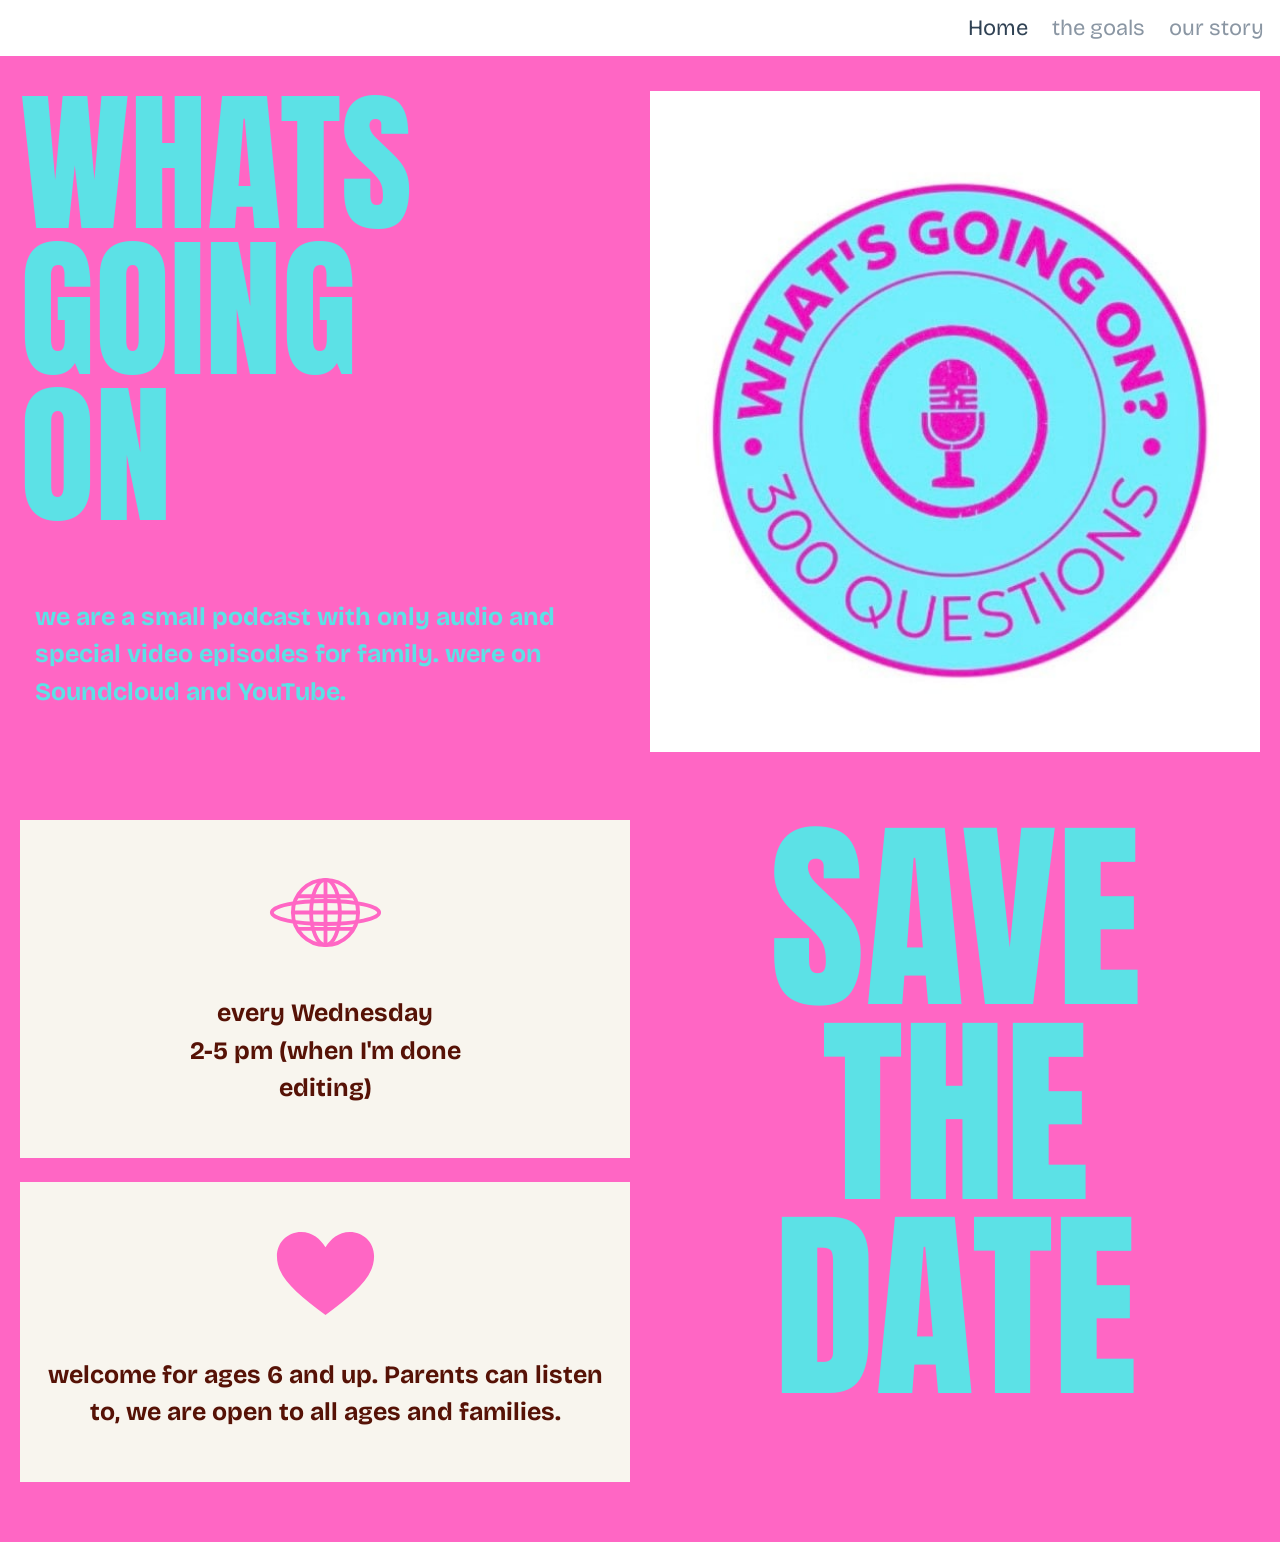
<file: index.html>
<!DOCTYPE html>
<!--
  =====================================================================
  HOME PAGE

  HOW TO CHANGE THE TEXT:
    - Look for the lines that say  EDIT  in green comments like this one.
    - Only change the words BETWEEN the tags, for example:
          <p>change these words</p>
    - Don't delete the < > tags themselves.
    - <br> means "start a new line here". Add or remove them as you like.
    - Save the file, then refresh the page in your browser to see it.
  =====================================================================
-->
<html lang="en">
<head>
  <meta charset="utf-8">
  <meta name="viewport" content="width=device-width, initial-scale=1">

  <!-- EDIT: the name shown on the browser tab -->
  <title>Home | What's Going On Podcast</title>

  <link rel="preconnect" href="https://fonts.googleapis.com">
  <link rel="preconnect" href="https://fonts.gstatic.com" crossorigin>
  <link href="https://fonts.googleapis.com/css2?family=Anton&family=Bricolage+Grotesque:wght@400;700&display=swap" rel="stylesheet">
  <link rel="stylesheet" href="styles.css">
</head>
<body>

  <!-- EDIT: the menu at the top (change the words, not the href="...") -->
  <nav class="nav">
    <a href="index.html" class="active">Home</a>
    <a href="goals.html">the goals</a>
    <a href="story.html">our story</a>
  </nav>

  <main>
    <div class="grid-2">
      <div>

        <!-- EDIT: the big title -->
        <h1 class="headline huge">Whats<br>Going<br>On</h1>

        <!-- EDIT: the sentence under the big title -->
        <p class="tagline">
          we are a small podcast with only audio
          and special video episodes for family.
          were on Soundcloud and YouTube.
        </p>

      </div>
      <img class="logo" src="images/logo-white.jpg" alt="What's Going On? 300 Questions podcast logo">
    </div>

    <div class="grid-2 section">
      <div class="stack">

        <div class="card bold">
          <img class="icon small" src="images/icons/globe.svg" alt="">
          <!-- EDIT: when the podcast comes out -->
          <p>every Wednesday<br>2-5 pm (when I'm done<br>editing)</p>
        </div>

        <div class="card bold">
          <img class="icon small" src="images/icons/heart.svg" alt="">
          <!-- EDIT: who the podcast is for -->
          <p>welcome for ages 6 and up. Parents
          can listen to, we are open to all ages
          and families.</p>
        </div>

      </div>

      <!-- EDIT: the big words on the right -->
      <h2 class="headline huge center save-date">Save<br>The<br>Date</h2>

    </div>
  </main>
</body>
</html>
</file>
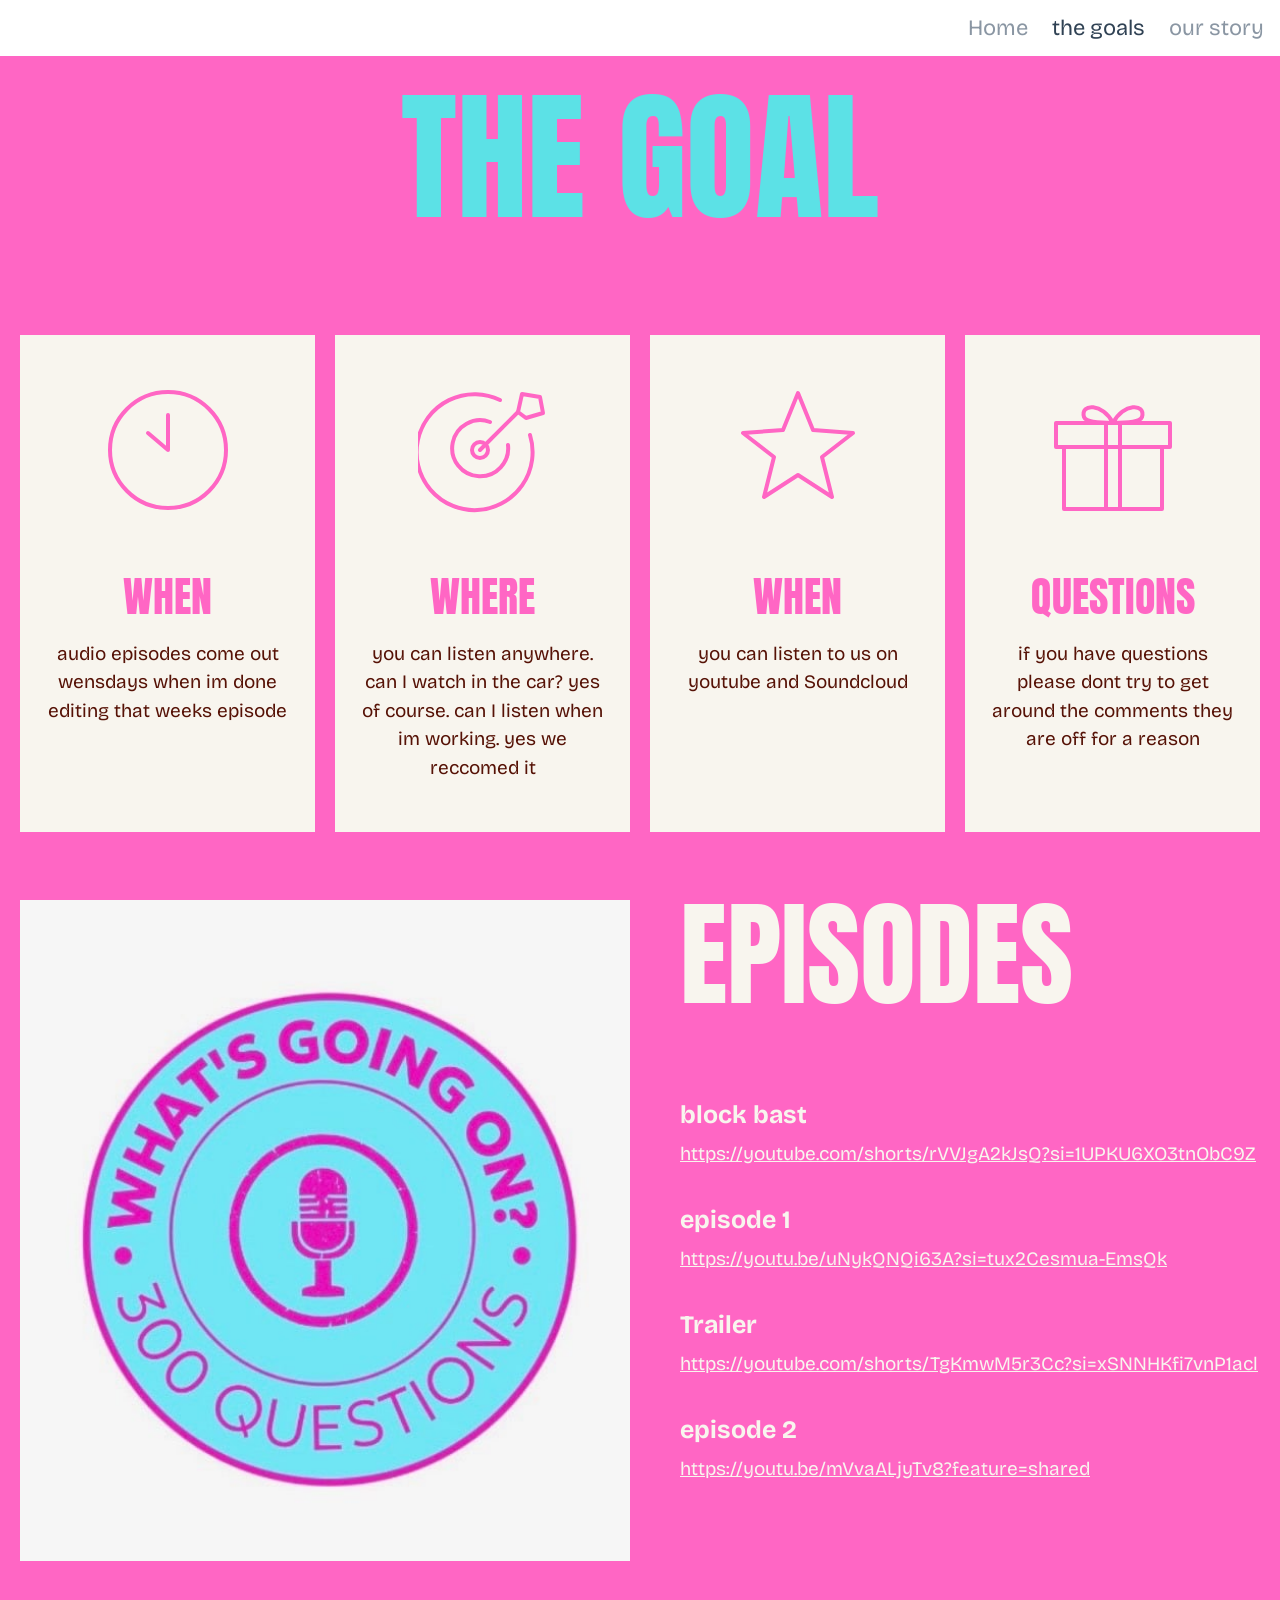
<file: goals.html>
<!DOCTYPE html>
<!--
  =====================================================================
  THE GOALS PAGE

  HOW TO CHANGE THE TEXT:
    - Look for the lines that say  EDIT  in green comments like this one.
    - Only change the words BETWEEN the tags, for example:
          <p>change these words</p>
    - Don't delete the < > tags themselves.
    - <br> means "start a new line here". Add or remove them as you like.
    - Save the file, then refresh the page in your browser to see it.

  HOW TO ADD A NEW EPISODE:
    - Scroll down to "EPISODES LIST".
    - Copy one whole episode (the <h4> line AND the <a> line under it).
    - Paste it where you want it, then change the name and the link.
  =====================================================================
-->
<html lang="en">
<head>
  <meta charset="utf-8">
  <meta name="viewport" content="width=device-width, initial-scale=1">

  <!-- EDIT: the name shown on the browser tab -->
  <title>the goals | What's Going On Podcast</title>

  <link rel="preconnect" href="https://fonts.googleapis.com">
  <link rel="preconnect" href="https://fonts.gstatic.com" crossorigin>
  <link href="https://fonts.googleapis.com/css2?family=Anton&family=Bricolage+Grotesque:wght@400;700&display=swap" rel="stylesheet">
  <link rel="stylesheet" href="styles.css">
</head>
<body>

  <!-- EDIT: the menu at the top (change the words, not the href="...") -->
  <nav class="nav">
    <a href="index.html">Home</a>
    <a href="goals.html" class="active">the goals</a>
    <a href="story.html">our story</a>
  </nav>

  <main>

    <!-- EDIT: the big title -->
    <h1 class="headline center page-title">The Goal</h1>

    <div class="grid-4 goal-cards">

      <!-- ===== CARD 1 ===== -->
      <div class="card">
        <img class="icon" src="images/icons/clock.svg" alt="">
        <!-- EDIT: card 1 title and words -->
        <h3>When</h3>
        <p>audio episodes come out wensdays when im done editing that weeks episode</p>
      </div>

      <!-- ===== CARD 2 ===== -->
      <div class="card">
        <img class="icon" src="images/icons/target.svg" alt="">
        <!-- EDIT: card 2 title and words -->
        <h3>Where</h3>
        <p>you can listen anywhere. can I watch in the car? yes of course. can I listen when im working. yes we reccomed it</p>
      </div>

      <!-- ===== CARD 3 ===== -->
      <div class="card">
        <img class="icon" src="images/icons/star.svg" alt="">
        <!-- EDIT: card 3 title and words -->
        <h3>When</h3>
        <p>you can listen to us on youtube and Soundcloud</p>
      </div>

      <!-- ===== CARD 4 ===== -->
      <div class="card">
        <img class="icon" src="images/icons/gift.svg" alt="">
        <!-- EDIT: card 4 title and words -->
        <h3>Questions</h3>
        <p>if you have questions please dont try to get around the comments they are off for a reason</p>
      </div>

    </div>

    <div class="grid-2 section">
      <img class="logo" src="images/logo-gray.jpg" alt="What's Going On? 300 Questions podcast logo">
      <div class="episodes">

        <!-- EDIT: the episodes title -->
        <h2 class="headline cream episodes-title">Episodes</h2>

        <!-- ===================== EPISODES LIST =====================
             Each episode is 2 lines:
               <h4>episode name</h4>
               <a href="LINK">LINK</a>
             Put the link in BOTH spots (inside the quotes, and between > and <).
             ========================================================== -->
        <div class="list">

          <h4>block bast</h4>
          <a href="https://youtube.com/shorts/rVVJgA2kJsQ?si=1UPKU6XO3tnObC9Z" target="_blank">https://youtube.com/shorts/rVVJgA2kJsQ?si=1UPKU6XO3tnObC9Z</a>

          <h4>episode 1</h4>
          <a href="https://youtu.be/uNykQNQi63A?si=tux2Cesmua-EmsQk" target="_blank">https://youtu.be/uNykQNQi63A?si=tux2Cesmua-EmsQk</a>

          <h4>Trailer</h4>
          <a href="https://youtube.com/shorts/TgKmwM5r3Cc?si=xSNNHKfi7vnP1acl" target="_blank">https://youtube.com/shorts/TgKmwM5r3Cc?si=xSNNHKfi7vnP1acl</a>

          <h4>episode 2</h4>
          <a href="https://youtu.be/mVvaALjyTv8?feature=shared" target="_blank">https://youtu.be/mVvaALjyTv8?feature=shared</a>

        </div>
        <!-- =================== END OF EPISODES LIST =================== -->

      </div>
    </div>
  </main>
</body>
</html>
</file>
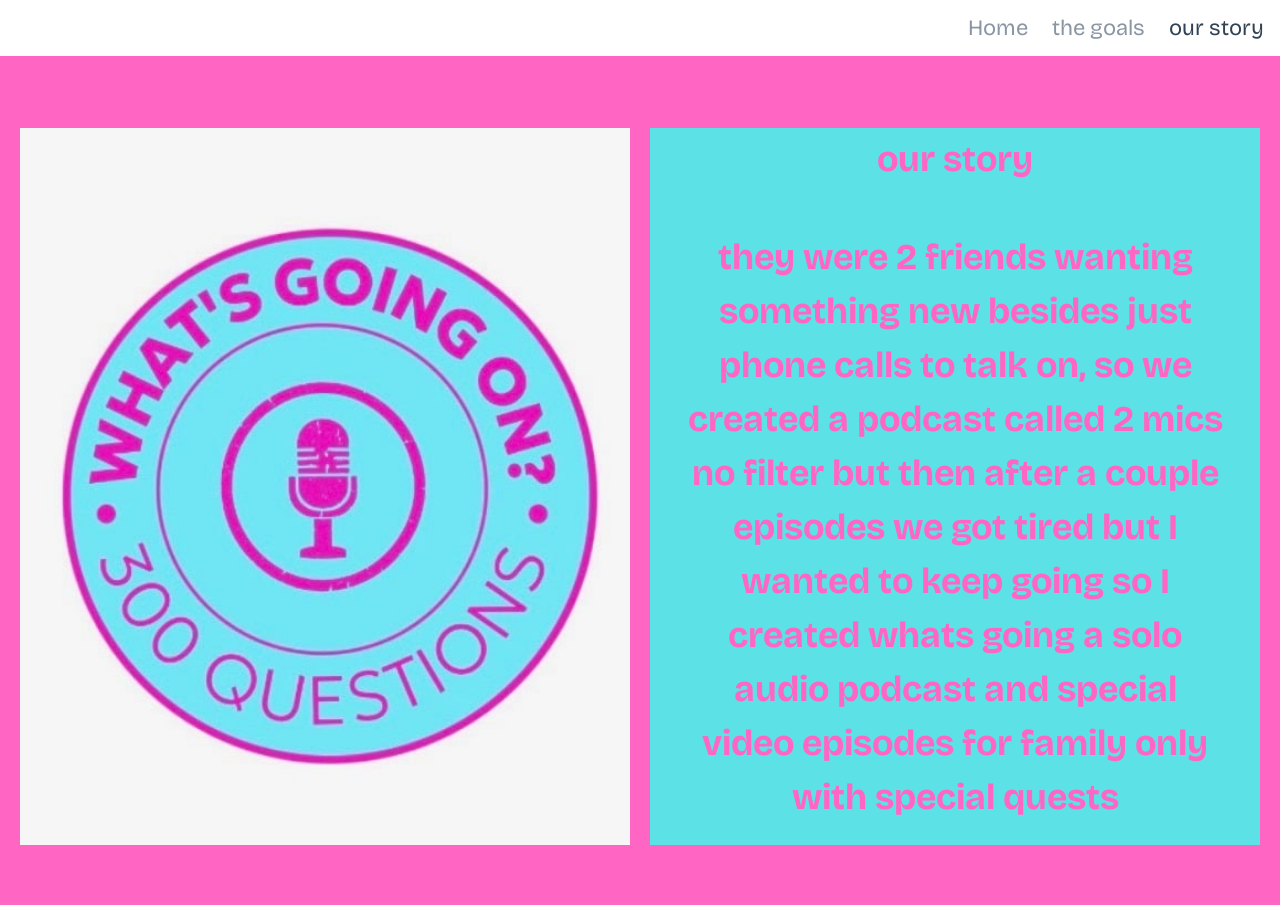
<file: story.html>
<!DOCTYPE html>
<!--
  =====================================================================
  OUR STORY PAGE

  HOW TO CHANGE THE TEXT:
    - Look for the lines that say  EDIT  in green comments like this one.
    - Only change the words BETWEEN the tags, for example:
          <p>change these words</p>
    - Don't delete the < > tags themselves.
    - Save the file, then refresh the page in your browser to see it.
  =====================================================================
-->
<html lang="en">
<head>
  <meta charset="utf-8">
  <meta name="viewport" content="width=device-width, initial-scale=1">

  <!-- EDIT: the name shown on the browser tab -->
  <title>our story | What's Going On Podcast</title>

  <link rel="preconnect" href="https://fonts.googleapis.com">
  <link rel="preconnect" href="https://fonts.gstatic.com" crossorigin>
  <link href="https://fonts.googleapis.com/css2?family=Anton&family=Bricolage+Grotesque:wght@400;700&display=swap" rel="stylesheet">
  <link rel="stylesheet" href="styles.css">
</head>
<body>

  <!-- EDIT: the menu at the top (change the words, not the href="...") -->
  <nav class="nav">
    <a href="index.html">Home</a>
    <a href="goals.html">the goals</a>
    <a href="story.html" class="active">our story</a>
  </nav>

  <main class="story-page">
    <div class="grid-2">
      <img class="logo" src="images/logo-gray.jpg" alt="What's Going On? 300 Questions podcast logo">
      <div class="story-box">

        <!-- EDIT: the story title -->
        <h2>our story</h2>

        <!-- EDIT: the story -->
        <p>
          they were 2 friends wanting something new besides just phone calls
          to talk on, so we created a podcast called 2 mics no filter but then
          after a couple episodes we got tired but I wanted to keep going so I
          created whats going a solo audio podcast and special video episodes
          for family only with special quests
        </p>

      </div>
    </div>
  </main>
</body>
</html>
</file>
<file: styles.css>
:root {
  --pink: #ff66c4;
  --cyan: #5ce1e6;
  --cream: #f8f5ee;
  --brown: #561206;
  --nav-text: #8a96a3;
  --nav-active: #304254;
  --headline: "Anton", "Impact", sans-serif;
  --body: "Bricolage Grotesque", -apple-system, BlinkMacSystemFont, "Segoe UI", Helvetica, Arial, sans-serif;
}

* { box-sizing: border-box; }

html, body {
  margin: 0;
  background: var(--pink);
  font-family: var(--body);
}

/* ---------- Nav ---------- */
.nav {
  position: sticky;
  top: 0;
  z-index: 10;
  display: flex;
  justify-content: flex-end;
  gap: 24px;
  height: 56px;
  align-items: center;
  padding: 0 16px;
  background: #fff;
}
.nav a {
  color: var(--nav-text);
  text-decoration: none;
  font-size: 22px;
}
.nav a:hover, .nav a.active { color: var(--nav-active); }

/* ---------- Layout ---------- */
main {
  max-width: 1306px;
  margin: 0 auto;
  padding: 35px 20px 60px;
}
.grid-2 {
  display: grid;
  grid-template-columns: 1fr 1fr;
  gap: 20px 20px;
  align-items: stretch;
}
.grid-4 {
  display: grid;
  grid-template-columns: repeat(4, 1fr);
  gap: 20px;
}
@media (max-width: 800px) {
  .grid-2, .grid-4 { grid-template-columns: 1fr; }
  .nav a { font-size: 18px; }
  .nav { gap: 16px; }
}
.section { margin-top: 68px; }

/* ---------- Type ---------- */
.headline {
  font-family: var(--headline);
  color: var(--cyan);
  text-transform: uppercase;
  line-height: 0.95;
  margin: 0;
  font-weight: 400;
}
.headline.huge { font-size: clamp(90px, 12vw, 172px); }
.headline.cream { color: var(--cream); }
.headline.center { text-align: center; }
.headline.save-date { font-size: clamp(110px, 16vw, 230px); }
.headline.page-title { font-size: clamp(80px, 11vw, 160px); }
.headline.episodes-title { font-size: clamp(80px, 9vw, 130px); }
.goal-cards { margin-top: 110px; }
.story-page { padding-top: 72px; }

.tagline {
  color: var(--cyan);
  font-weight: 700;
  font-size: 25px;
  line-height: 1.5;
  margin: 70px 0 0 15px;
}

/* ---------- Images ---------- */
.logo {
  width: 100%;
  height: 100%;
  min-height: 300px;
  aspect-ratio: 643 / 697;
  object-fit: cover;
  display: block;
}

/* ---------- Cards ---------- */
.card {
  background: var(--cream);
  color: var(--brown);
  text-align: center;
  padding: 50px 24px;
  display: flex;
  flex-direction: column;
  align-items: center;
}
.card .icon {
  width: 130px;
  height: 130px;
  margin-bottom: 50px;
}
.card .icon.small { width: 115px; height: 85px; margin-bottom: 40px; }
.card h3 {
  font-family: var(--headline);
  color: var(--pink);
  text-transform: uppercase;
  font-size: 42px;
  font-weight: 400;
  margin: 0 0 12px;
}
.card p {
  margin: 0;
  font-size: 19px;
  line-height: 1.5;
}
.card.bold p { font-weight: 700; font-size: 25px; }
.stack { display: grid; gap: 24px; }

/* ---------- Episodes ---------- */
.episodes {
  color: var(--cream);
  padding-left: 30px;
}
.episodes .list { margin-top: 90px; }
.episodes h4 {
  font-size: 25px;
  margin: 0 0 12px;
}
.episodes a {
  display: block;
  color: var(--cream);
  font-size: 19px;
  word-break: break-all;
  margin-bottom: 40px;
}
.episodes a:hover { color: var(--cyan); }

/* ---------- Story ---------- */
.story-box {
  background: var(--cyan);
  color: var(--pink);
  font-weight: 700;
  text-align: center;
  padding: 10px 36px 20px;
}
.story-box h2 { font-size: 36px; margin: 0 0 50px; }
.story-box p { font-size: 36px; line-height: 1.5; margin: 0; }
@media (max-width: 800px) {
  .story-box p, .story-box h2 { font-size: 24px; }
}
</file>
